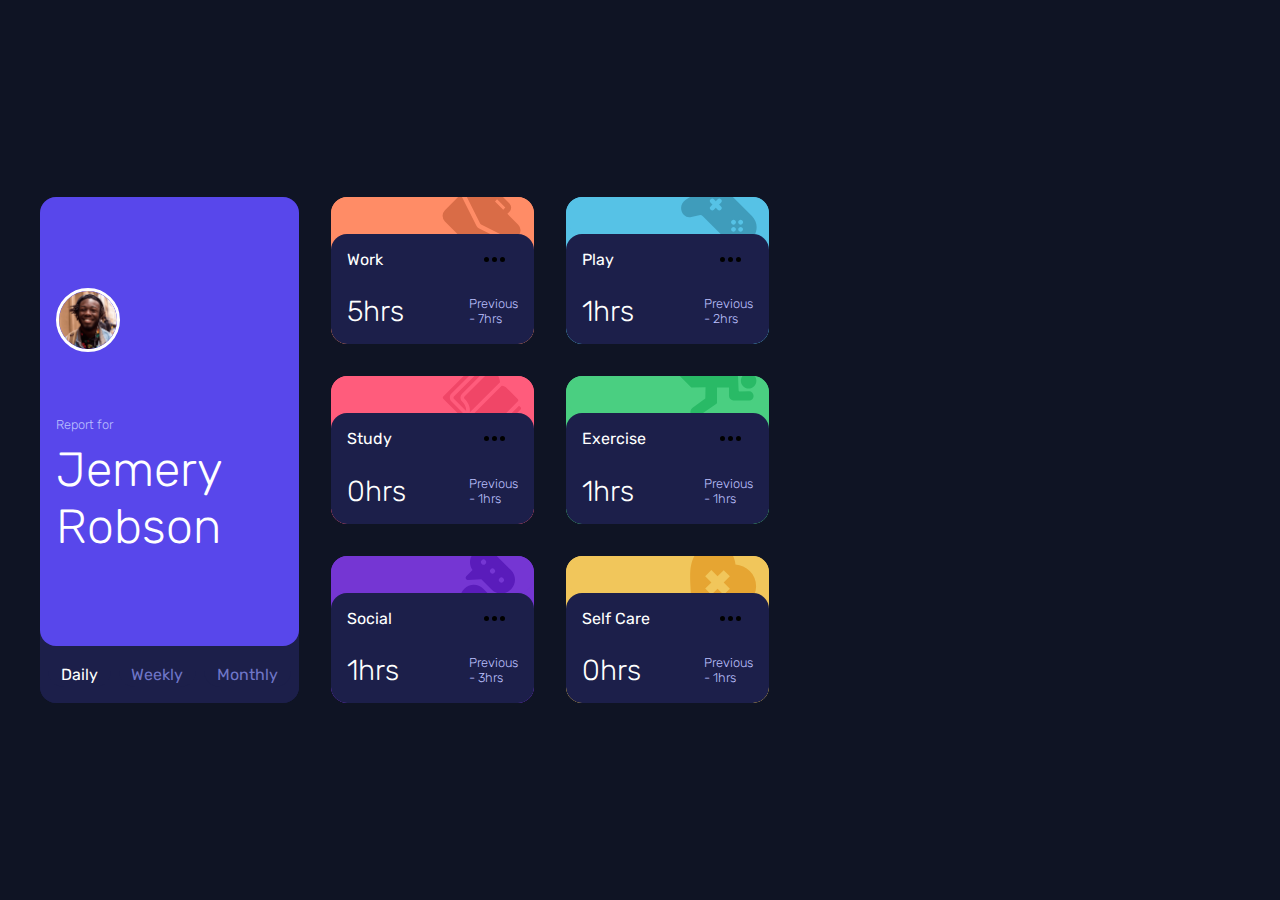
<file: index.html>
<!DOCTYPE html>
<html lang="en">
<head>
  <meta charset="UTF-8">
  <meta name="viewport" content="width=device-width, initial-scale=1.0"> <!-- displays site properly based on user's device -->

  <link rel="icon" type="image/png" sizes="32x32" href="./images/favicon-32x32.png">
  
  <title>Frontend Mentor | Time tracking dashboard</title>
  <link rel="preconnect" href="https://fonts.googleapis.com">
<link rel="preconnect" href="https://fonts.gstatic.com" crossorigin>
<link href="https://fonts.googleapis.com/css2?family=Rubik:ital,wght@0,300;0,400;0,500;1,300;1,400;1,500&display=swap" rel="stylesheet">
<link rel="stylesheet" href="style.css">




 
</head>
<body>


  <div class="container">
    <div class="card card--avatar">
      <div class="card--avatar-top card--lg">
        <img class="avatar" src="./images/image-jeremy.png" alt="Jeremy">
        <h1>
          <span>Report for</span><br>
          Jemery Robson
        </h1>
      </div>
      <div class="card--avatar-bottom card--sm">
        <button
        role="tab"
        aria-selected="true"
        aria-controls="panel-daliy"
        id="tab-daily"
         class="btn active">
          Daily
        </button>

        <button
        role="tab"
        aria-selected="false"
        aria-controls="panel-weekly"
        id="tab-weekly" class="btn">
         Weekly
        </button>

        <button
        role="tab"
        aria-selected="false"
        aria-control="panel-monthly"
        id="tab-monthly"
         class="btn">
        Monthly
      </button> 
    </div>
  </div>
  

  
<!--DAILY-->

  <div id="panel-container" class="container--timecard">
    <!--work-->
    <div class="container--timecard" role="tabpanel" aria-labelledby="tap-daliy" id="panel-daliy" aria-hidden="false">
    <div class="card timecard timecard-work">
      <div class="card--sm timecard--top">
        <img class="icon" src="./images/icon-work.svg" aria-hidden="true">
      </div>
      <div class="timecard--bottom card--lg">
      <div class="timecard--title">
        <h2>
        Work  
        </h2>
        <button class="btn"
        aria-label="interactive button">
          <svg
          aria-hidden="true" width="21" height="5" xmlns="http://www.w3.org/2000/svg"><path d="M2.5 0a2.5 2.5 0 1 1 0 5 2.5 2.5 0 0 1 0-5Zm8 0a2.5 2.5 0 1 1 0 5 2.5 2.5 0 0 1 0-5Zm8 0a2.5 2.5 0 1 1 0 5 2.5 2.5 0 0 1 0-5Z" fill="#currentColor" fill-rule="evenodd"/></svg>
        </button>
      </div>
      <div class="timecard--amt">
        <p class="current">
          5hrs
        </p>
        <p class="previous">
          Previous - 7hrs
        </p>
    </div>
    </div>
    </div>
    
  
  
  
  
  
  
<!--play-->

    <div class="card timecard timecard-play">
      <div class="card--sm timecard--top">
        <img class="icon" src="./images/icon-play.svg" aria-hidden="true">
      </div>
      <div class="timecard--bottom card--lg">
      <div class="timecard--title">
        <h2>
        Play 
        </h2>
        <button class="btn"
        aria-label="interactive button">
          <svg
          aria-hidden="true" width="21" height="5" xmlns="http://www.w3.org/2000/svg"><path d="M2.5 0a2.5 2.5 0 1 1 0 5 2.5 2.5 0 0 1 0-5Zm8 0a2.5 2.5 0 1 1 0 5 2.5 2.5 0 0 1 0-5Zm8 0a2.5 2.5 0 1 1 0 5 2.5 2.5 0 0 1 0-5Z" fill="#currentColor" fill-rule="evenodd"/></svg>
        </button>
      </div>
      <div class="timecard--amt">
        <p class="current">
          1hrs
        </p>
        <p class="previous">
          Previous - 2hrs
        </p>
    </div>
  </div>
  </div>
  
  

<!--study-->

    <div class="card timecard timecard-study">
      <div class="card--sm timecard--top">
        <img class="icon" src="./images/icon-study.svg" aria-hidden="true">
      </div>
      <div class="timecard--bottom card--lg">
      <div class="timecard--title">
        <h2>
        Study  
        </h2>
        <button class="btn"
        aria-label="interactive button">
          <svg
          aria-hidden="true" width="21" height="5" xmlns="http://www.w3.org/2000/svg"><path d="M2.5 0a2.5 2.5 0 1 1 0 5 2.5 2.5 0 0 1 0-5Zm8 0a2.5 2.5 0 1 1 0 5 2.5 2.5 0 0 1 0-5Zm8 0a2.5 2.5 0 1 1 0 5 2.5 2.5 0 0 1 0-5Z" fill="#currentColor" fill-rule="evenodd"/></svg>
        </button>
      </div>
      <div class="timecard--amt">
        <p class="current">
          0hrs
        </p>
        <p class="previous">
          Previous - 1hrs
        </p>
    </div>
  </div>
  </div>
  

<!--exercise-->

    <div class="card timecard timecard-exercise">
      <div class="card--sm timecard--top">
        <img class="icon" src="./images/icon-exercise.svg" aria-hidden="true">
      </div>
      <div class="timecard--bottom card--lg">
      <div class="timecard--title">
        <h2>
        Exercise  
        </h2>
        <button class="btn"
        aria-label="interactive button">
          <svg
          aria-hidden="true" width="21" height="5" xmlns="http://www.w3.org/2000/svg"><path d="M2.5 0a2.5 2.5 0 1 1 0 5 2.5 2.5 0 0 1 0-5Zm8 0a2.5 2.5 0 1 1 0 5 2.5 2.5 0 0 1 0-5Zm8 0a2.5 2.5 0 1 1 0 5 2.5 2.5 0 0 1 0-5Z" fill="#currentColor" fill-rule="evenodd"/></svg>
        </button>
      </div>
      <div class="timecard--amt">
        <p class="current">
          1hrs
        </p>
        <p class="previous">
          Previous - 1hrs
        </p>
    </div>
  </div>
 </div>

<!--social-->

  <div class="card timecard timecard-social">
    <div class="card--sm timecard--top">
      <img class="icon" src="./images/icon-social.svg" aria-hidden="true">
    </div>
    <div class="timecard--bottom card--lg">
    <div class="timecard--title">
      <h2>
      Social  
      </h2>
      <button class="btn"
      aria-label="interactive button">
        <svg
        aria-hidden="true" width="21" height="5" xmlns="http://www.w3.org/2000/svg"><path d="M2.5 0a2.5 2.5 0 1 1 0 5 2.5 2.5 0 0 1 0-5Zm8 0a2.5 2.5 0 1 1 0 5 2.5 2.5 0 0 1 0-5Zm8 0a2.5 2.5 0 1 1 0 5 2.5 2.5 0 0 1 0-5Z" fill="#currentColor" fill-rule="evenodd"/></svg>
      </button>
    </div>
    <div class="timecard--amt">
      <p class="current">
        1hrs
      </p>
      <p class="previous">
        Previous - 3hrs
      </p>
  </div>
</div>
</div>
 
 
<!--selfcare-->

    <div class="card timecard timecard-selfcare">
      <div class="card--sm timecard--top">
        <img class="icon" src="./images/icon-self-care.svg" aria-hidden="true">
      </div>
      <div class="timecard--bottom card--lg">
      <div class="timecard--title">
        <h2>
        Self Care
        </h2>
        <button class="btn"
        aria-label="interactive button">
          <svg
          aria-hidden="true" width="21" height="5" xmlns="http://www.w3.org/2000/svg"><path d="M2.5 0a2.5 2.5 0 1 1 0 5 2.5 2.5 0 0 1 0-5Zm8 0a2.5 2.5 0 1 1 0 5 2.5 2.5 0 0 1 0-5Zm8 0a2.5 2.5 0 1 1 0 5 2.5 2.5 0 0 1 0-5Z" fill="#currentColor" fill-rule="evenodd"/></svg>
        </button>
      </div>
      <div class="timecard--amt">
        <p class="current">
          0hrs
        </p>
        <p class="previous">
          Previous - 1hrs
        </p>
    </div>
  </div>
  </div>
  </div>
  </div>
  </div>
  
  <!--WEEKLY-->
  <div class="container--timecard" role="tabpanel" aria-labelledby="tap-daliy" id="panel-weekly" aria-hidden="true">
    <div class="card timecard timecard-work">
      <div class="card--sm timecard--top">
        <img class="icon" src="./images/icon-work.svg" aria-hidden="true">
      </div>
      <div class="timecard--bottom card--lg">
      <div class="timecard--title">
        <h2>
        Work  
        </h2>
        <button class="btn"
        aria-label="interactive button">
          <svg
          aria-hidden="true" width="21" height="5" xmlns="http://www.w3.org/2000/svg"><path d="M2.5 0a2.5 2.5 0 1 1 0 5 2.5 2.5 0 0 1 0-5Zm8 0a2.5 2.5 0 1 1 0 5 2.5 2.5 0 0 1 0-5Zm8 0a2.5 2.5 0 1 1 0 5 2.5 2.5 0 0 1 0-5Z" fill="#currentColor" fill-rule="evenodd"/></svg>
        </button>
      </div>
      <div class="timecard--amt">
        <p class="current">
         32hrs
          
        </p>
        <p class="previous">
          Previous - 36hrs
        </p>
    </div>
    </div>
    </div>
    
  
  
  
  
  
  
<!--play-->

    <div class="card timecard timecard-play">
      <div class="card--sm timecard--top">
        <img class="icon" src="./images/icon-play.svg" aria-hidden="true">
      </div>
      <div class="timecard--bottom card--lg">
      <div class="timecard--title">
        <h2>
        Play 
        </h2>
        <button class="btn"
        aria-label="interactive button">
          <svg
          aria-hidden="true" width="21" height="5" xmlns="http://www.w3.org/2000/svg"><path d="M2.5 0a2.5 2.5 0 1 1 0 5 2.5 2.5 0 0 1 0-5Zm8 0a2.5 2.5 0 1 1 0 5 2.5 2.5 0 0 1 0-5Zm8 0a2.5 2.5 0 1 1 0 5 2.5 2.5 0 0 1 0-5Z" fill="#currentColor" fill-rule="evenodd"/></svg>
        </button>
      </div>
      <div class="timecard--amt">
        <p class="current">
          10hrs
        </p>
        <p class="previous">
          Previous - 8hrs
        </p>
    </div>
  </div>
  </div>
  
  

<!--study-->

    <div class="card timecard timecard-study">
      <div class="card--sm timecard--top">
        <img class="icon" src="./images/icon-study.svg" aria-hidden="true">
      </div>
      <div class="timecard--bottom card--lg">
      <div class="timecard--title">
        <h2>
        Study  
        </h2>
        <button class="btn"
        aria-label="interactive button">
          <svg
          aria-hidden="true" width="21" height="5" xmlns="http://www.w3.org/2000/svg"><path d="M2.5 0a2.5 2.5 0 1 1 0 5 2.5 2.5 0 0 1 0-5Zm8 0a2.5 2.5 0 1 1 0 5 2.5 2.5 0 0 1 0-5Zm8 0a2.5 2.5 0 1 1 0 5 2.5 2.5 0 0 1 0-5Z" fill="#currentColor" fill-rule="evenodd"/></svg>
        </button>
      </div>
      <div class="timecard--amt">
        <p class="current">
          4hrs
        </p>
        <p class="previous">
          Previous - 7hrs
        </p>
    </div>
  </div>
  </div>
  

<!--exercise-->

    <div class="card timecard timecard-exercise">
      <div class="card--sm timecard--top">
        <img class="icon" src="./images/icon-exercise.svg" aria-hidden="true">
      </div>
      <div class="timecard--bottom card--lg">
      <div class="timecard--title">
        <h2>
        Exercise  
        </h2>
        <button class="btn"
        aria-label="interactive button">
          <svg
          aria-hidden="true" width="21" height="5" xmlns="http://www.w3.org/2000/svg"><path d="M2.5 0a2.5 2.5 0 1 1 0 5 2.5 2.5 0 0 1 0-5Zm8 0a2.5 2.5 0 1 1 0 5 2.5 2.5 0 0 1 0-5Zm8 0a2.5 2.5 0 1 1 0 5 2.5 2.5 0 0 1 0-5Z" fill="#currentColor" fill-rule="evenodd"/></svg>
        </button>
      </div>
      <div class="timecard--amt">
        <p class="current">
          4hrs
        </p>
        <p class="previous">
          Previous - 5hrs
        </p>
    </div>
  </div>
 </div>

<!--social-->

  <div class="card timecard timecard-social">
    <div class="card--sm timecard--top">
      <img class="icon" src="./images/icon-social.svg" aria-hidden="true">
    </div>
    <div class="timecard--bottom card--lg">
    <div class="timecard--title">
      <h2>
      Social  
      </h2>
      <button class="btn"
      aria-label="interactive button">
        <svg
        aria-hidden="true" width="21" height="5" xmlns="http://www.w3.org/2000/svg"><path d="M2.5 0a2.5 2.5 0 1 1 0 5 2.5 2.5 0 0 1 0-5Zm8 0a2.5 2.5 0 1 1 0 5 2.5 2.5 0 0 1 0-5Zm8 0a2.5 2.5 0 1 1 0 5 2.5 2.5 0 0 1 0-5Z" fill="#currentColor" fill-rule="evenodd"/></svg>
      </button>
    </div>
    <div class="timecard--amt">
      <p class="current">
        5hrs
      </p>
      <p class="previous">
        Previous - 10hrs
      </p>
  </div>
</div>
</div>
 
 
<!--selfcare-->

    <div class="card timecard timecard-selfcare">
      <div class="card--sm timecard--top">
        <img class="icon" src="./images/icon-self-care.svg" aria-hidden="true">
      </div>
      <div class="timecard--bottom card--lg">
      <div class="timecard--title">
        <h2>
        Self Care
        </h2>
        <button class="btn"
        aria-label="interactive button">
          <svg
          aria-hidden="true" width="21" height="5" xmlns="http://www.w3.org/2000/svg"><path d="M2.5 0a2.5 2.5 0 1 1 0 5 2.5 2.5 0 0 1 0-5Zm8 0a2.5 2.5 0 1 1 0 5 2.5 2.5 0 0 1 0-5Zm8 0a2.5 2.5 0 1 1 0 5 2.5 2.5 0 0 1 0-5Z" fill="#currentColor" fill-rule="evenodd"/></svg>
        </button>
      </div>
      <div class="timecard--amt">
        <p class="current">
          2hrs
        </p>
        <p class="previous">
          Previous - 2hrs
        </p>
    </div>
  </div>
  </div>
  </div>
  </div>
  </div>    

  <!--MONTHLY-->

  <div class="container--timecard" role="tabpanel" aria-labelledby="tap-daliy" id="panel-monthly" aria-hidden="true">
    <div class="card timecard timecard-work">
      <div class="card--sm timecard--top">
        <img class="icon" src="./images/icon-work.svg" aria-hidden="true">
      </div>
      <div class="timecard--bottom card--lg">
      <div class="timecard--title">
        <h2>
        Work  
        </h2>
        <button class="btn"
        aria-label="interactive button">
          <svg
          aria-hidden="true" width="21" height="5" xmlns="http://www.w3.org/2000/svg"><path d="M2.5 0a2.5 2.5 0 1 1 0 5 2.5 2.5 0 0 1 0-5Zm8 0a2.5 2.5 0 1 1 0 5 2.5 2.5 0 0 1 0-5Zm8 0a2.5 2.5 0 1 1 0 5 2.5 2.5 0 0 1 0-5Z" fill="#currentColor" fill-rule="evenodd"/></svg>
        </button>
      </div>
      <div class="timecard--amt">
        <p class="current">
        103hrs
          
        </p>
        <p class="previous">
          Previous - 128hrs
        </p>
    </div>
    </div>
    </div>
    
  
  
  
  
  
  
<!--play-->

    <div class="card timecard timecard-play">
      <div class="card--sm timecard--top">
        <img class="icon" src="./images/icon-play.svg" aria-hidden="true">
      </div>
      <div class="timecard--bottom card--lg">
      <div class="timecard--title">
        <h2>
        Play 
        </h2>
        <button class="btn"
        aria-label="interactive button">
          <svg
          aria-hidden="true" width="21" height="5" xmlns="http://www.w3.org/2000/svg"><path d="M2.5 0a2.5 2.5 0 1 1 0 5 2.5 2.5 0 0 1 0-5Zm8 0a2.5 2.5 0 1 1 0 5 2.5 2.5 0 0 1 0-5Zm8 0a2.5 2.5 0 1 1 0 5 2.5 2.5 0 0 1 0-5Z" fill="#currentColor" fill-rule="evenodd"/></svg>
        </button>
      </div>
      <div class="timecard--amt">
        <p class="current">
          23hrs
        </p>
        <p class="previous">
          Previous - 29hrs
        </p>
    </div>
  </div>
  </div>
  
  

<!--study-->

    <div class="card timecard timecard-study">
      <div class="card--sm timecard--top">
        <img class="icon" src="./images/icon-study.svg" aria-hidden="true">
      </div>
      <div class="timecard--bottom card--lg">
      <div class="timecard--title">
        <h2>
        Study  
        </h2>
        <button class="btn"
        aria-label="interactive button">
          <svg
          aria-hidden="true" width="21" height="5" xmlns="http://www.w3.org/2000/svg"><path d="M2.5 0a2.5 2.5 0 1 1 0 5 2.5 2.5 0 0 1 0-5Zm8 0a2.5 2.5 0 1 1 0 5 2.5 2.5 0 0 1 0-5Zm8 0a2.5 2.5 0 1 1 0 5 2.5 2.5 0 0 1 0-5Z" fill="#currentColor" fill-rule="evenodd"/></svg>
        </button>
      </div>
      <div class="timecard--amt">
        <p class="current">
          13hrs
        </p>
        <p class="previous">
          Previous - 19hrs
        </p>
    </div>
  </div>
  </div>
  

<!--exercise-->

    <div class="card timecard timecard-exercise">
      <div class="card--sm timecard--top">
        <img class="icon" src="./images/icon-exercise.svg" aria-hidden="true">
      </div>
      <div class="timecard--bottom card--lg">
      <div class="timecard--title">
        <h2>
        Exercise  
        </h2>
        <button class="btn"
        aria-label="interactive button">
          <svg
          aria-hidden="true" width="21" height="5" xmlns="http://www.w3.org/2000/svg"><path d="M2.5 0a2.5 2.5 0 1 1 0 5 2.5 2.5 0 0 1 0-5Zm8 0a2.5 2.5 0 1 1 0 5 2.5 2.5 0 0 1 0-5Zm8 0a2.5 2.5 0 1 1 0 5 2.5 2.5 0 0 1 0-5Z" fill="#currentColor" fill-rule="evenodd"/></svg>
        </button>
      </div>
      <div class="timecard--amt">
        <p class="current">
          11hrs
        </p>
        <p class="previous">
          Previous - 18hrs
        </p>
    </div>
  </div>
 </div>

<!--social-->

  <div class="card timecard timecard-social">
    <div class="card--sm timecard--top">
      <img class="icon" src="./images/icon-social.svg" aria-hidden="true">
    </div>
    <div class="timecard--bottom card--lg">
    <div class="timecard--title">
      <h2>
      Social  
      </h2>
      <button class="btn"
      aria-label="interactive button">
        <svg
        aria-hidden="true" width="21" height="5" xmlns="http://www.w3.org/2000/svg"><path d="M2.5 0a2.5 2.5 0 1 1 0 5 2.5 2.5 0 0 1 0-5Zm8 0a2.5 2.5 0 1 1 0 5 2.5 2.5 0 0 1 0-5Zm8 0a2.5 2.5 0 1 1 0 5 2.5 2.5 0 0 1 0-5Z" fill="#currentColor" fill-rule="evenodd"/></svg>
      </button>
    </div>
    <div class="timecard--amt">
      <p class="current">
        21hrs
      </p>
      <p class="previous">
        Previous - 23hrs
      </p>
  </div>
</div>
</div>
 
 
<!--selfcare-->

    <div class="card timecard timecard-selfcare">
      <div class="card--sm timecard--top">
        <img class="icon" src="./images/icon-self-care.svg" aria-hidden="true">
      </div>
      <div class="timecard--bottom card--lg">
      <div class="timecard--title">
        <h2>
        Self Care
        </h2>
        <button class="btn"
        aria-label="interactive button">
          <svg
          aria-hidden="true" width="21" height="5" xmlns="http://www.w3.org/2000/svg"><path d="M2.5 0a2.5 2.5 0 1 1 0 5 2.5 2.5 0 0 1 0-5Zm8 0a2.5 2.5 0 1 1 0 5 2.5 2.5 0 0 1 0-5Zm8 0a2.5 2.5 0 1 1 0 5 2.5 2.5 0 0 1 0-5Z" fill="#currentColor" fill-rule="evenodd"/></svg>
        </button>
      </div>
      <div class="timecard--amt">
        <p class="current">
          7hrs
        </p>
        <p class="previous">
          Previous - 11hrs
        </p>
    </div>
  </div>
  </div>
  </div>
  </div>
  </div>     




<script src="./app.js" type="module"></script>
</body>
</html>

<!-- Source Frontend Mentor: https://www.frontendmentor.io -->
</file>
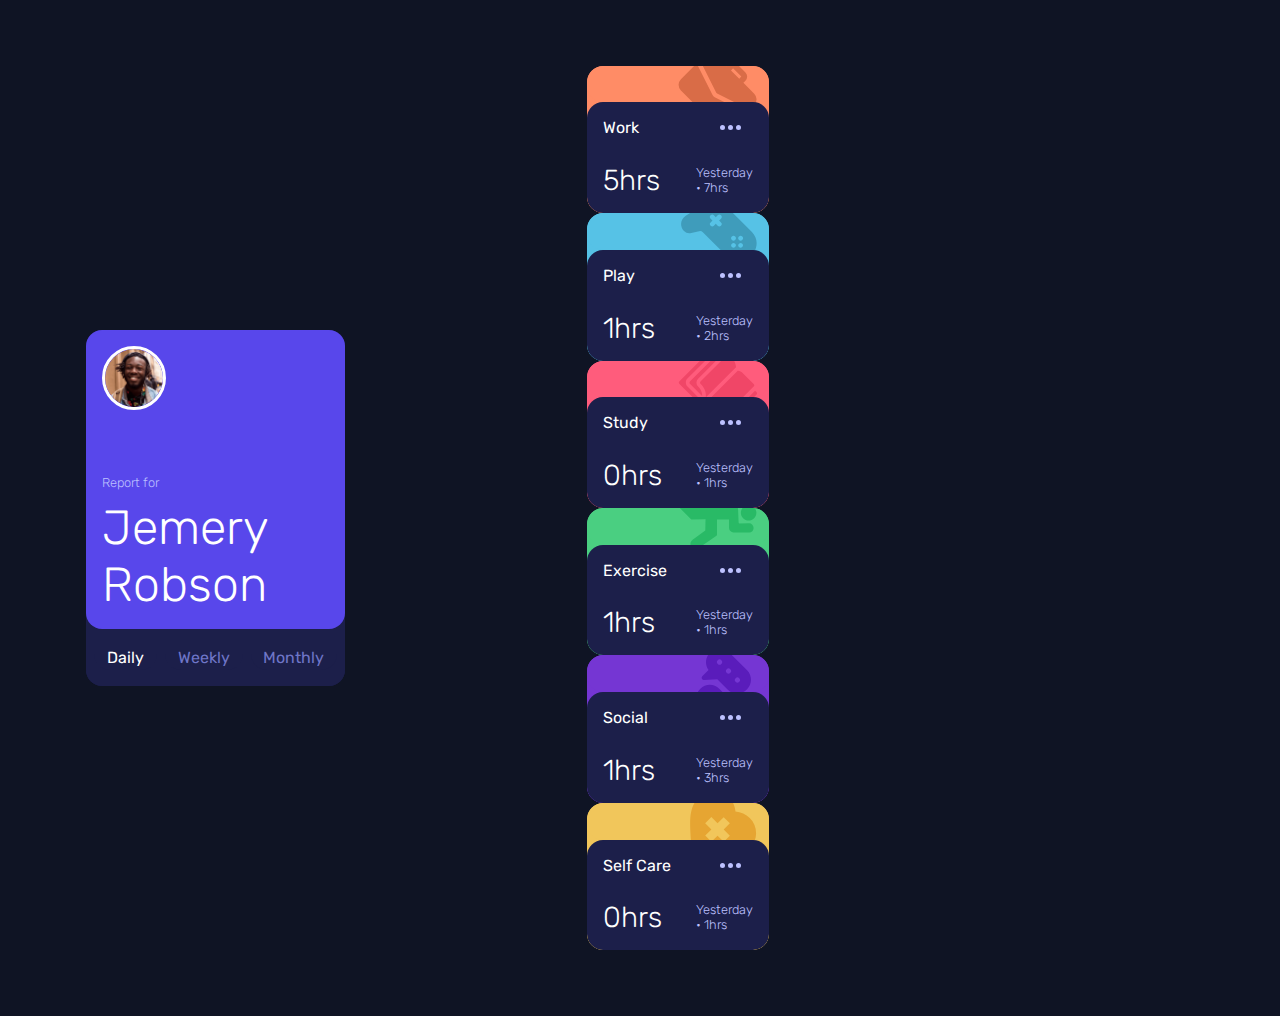
<file: time-tracking-dashboard-main/index.html>
<!DOCTYPE html>
<html lang="en">
<head>
  <meta charset="UTF-8">
  <meta name="viewport" content="width=device-width, initial-scale=1.0"> <!-- displays site properly based on user's device -->

  <link rel="icon" type="image/png" sizes="32x32" href="./images/favicon-32x32.png">
  
  <title>Frontend Mentor | Time tracking dashboard</title>
  <link rel="preconnect" href="https://fonts.googleapis.com">
<link rel="preconnect" href="https://fonts.gstatic.com" crossorigin>
<link href="https://fonts.googleapis.com/css2?family=Rubik:ital,wght@0,300;0,400;0,500;1,300;1,400;1,500&display=swap" rel="stylesheet">
<link rel="stylesheet" href="style.css">




 
</head>
<body>


  <div class="container">
    <div class="card card--avatar">
      <div class="card--avatar-top card--lg">
        <img class="avatar" src="./images/image-jeremy.png" alt="Jeremy">
        <h1>
          <span>Report for</span><br>
          Jemery Robson
        </h1>
      </div>
      <div class="card--avatar-bottom card--sm">
        <button
        role="tab"
        aria-selected="true"
        aria-controls="panel-daliy"
        id="tab-daily"
         class="btn active">
          Daily
        </button>

        <button
        role="tab"
        aria-selected="false"
        aria-controls="panel-weekly"
        id="tab-weekly" class="btn">
         Weekly
        </button>

        <button
        role="tab"
        aria-selected="false"
        aria-control="panel-monthly"
        id="tab-monthly"
         class="btn">
        Monthly
      </button> 
    </div>
  </div>
  

  

  <div id="panel-container" class="container--timecard">
    <!--work-->
    <div class="container--timecard" role="tabpanel" aria-labelledby="tap-daliy" id="panel-daliy" aria-hidden="false">
    <div class="card timecard timecard-work">
      <div class="card--sm timecard--top">
        <img class="icon" src="./images/icon-work.svg" aria-hidden="true">
      </div>
      <div class="timecard--bottom card--lg">
      <div class="timecard--title">
        <h2>
        Work  
        </h2>
        <button class="btn"
        aria-label="interactive button">
          <svg
          aria-hidden="true" width="21" height="5" xmlns="http://www.w3.org/2000/svg"><path d="M2.5 0a2.5 2.5 0 1 1 0 5 2.5 2.5 0 0 1 0-5Zm8 0a2.5 2.5 0 1 1 0 5 2.5 2.5 0 0 1 0-5Zm8 0a2.5 2.5 0 1 1 0 5 2.5 2.5 0 0 1 0-5Z" fill="#currentColor" fill-rule="evenodd"/></svg>
        </button>
      </div>
      <div class="timecard--amt">
        <p class="current">
          5hrs
        </p>
        <p class="previous">
          Previous - 7hrs
        </p>
    </div>
    </div>
    </div>
    
  
  
  
  
  
  
<!--play-->

    <div class="card timecard timecard-play">
      <div class="card--sm timecard--top">
        <img class="icon" src="./images/icon-play.svg" aria-hidden="true">
      </div>
      <div class="timecard--bottom card--lg">
      <div class="timecard--title">
        <h2>
        Play 
        </h2>
        <button class="btn"
        aria-label="interactive button">
          <svg
          aria-hidden="true" width="21" height="5" xmlns="http://www.w3.org/2000/svg"><path d="M2.5 0a2.5 2.5 0 1 1 0 5 2.5 2.5 0 0 1 0-5Zm8 0a2.5 2.5 0 1 1 0 5 2.5 2.5 0 0 1 0-5Zm8 0a2.5 2.5 0 1 1 0 5 2.5 2.5 0 0 1 0-5Z" fill="#currentColor" fill-rule="evenodd"/></svg>
        </button>
      </div>
      <div class="timecard--amt">
        <p class="current">
          1hrs
        </p>
        <p class="previous">
          Previous - 2hrs
        </p>
    </div>
  </div>
  </div>
  
  

<!--study-->

    <div class="card timecard timecard-study">
      <div class="card--sm timecard--top">
        <img class="icon" src="./images/icon-study.svg" aria-hidden="true">
      </div>
      <div class="timecard--bottom card--lg">
      <div class="timecard--title">
        <h2>
        Study  
        </h2>
        <button class="btn"
        aria-label="interactive button">
          <svg
          aria-hidden="true" width="21" height="5" xmlns="http://www.w3.org/2000/svg"><path d="M2.5 0a2.5 2.5 0 1 1 0 5 2.5 2.5 0 0 1 0-5Zm8 0a2.5 2.5 0 1 1 0 5 2.5 2.5 0 0 1 0-5Zm8 0a2.5 2.5 0 1 1 0 5 2.5 2.5 0 0 1 0-5Z" fill="#currentColor" fill-rule="evenodd"/></svg>
        </button>
      </div>
      <div class="timecard--amt">
        <p class="current">
          0hrs
        </p>
        <p class="previous">
          Previous - 1hrs
        </p>
    </div>
  </div>
  </div>
  

<!--exercise-->

    <div class="card timecard timecard-exercise">
      <div class="card--sm timecard--top">
        <img class="icon" src="./images/icon-exercise.svg" aria-hidden="true">
      </div>
      <div class="timecard--bottom card--lg">
      <div class="timecard--title">
        <h2>
        Exercise  
        </h2>
        <button class="btn"
        aria-label="interactive button">
          <svg
          aria-hidden="true" width="21" height="5" xmlns="http://www.w3.org/2000/svg"><path d="M2.5 0a2.5 2.5 0 1 1 0 5 2.5 2.5 0 0 1 0-5Zm8 0a2.5 2.5 0 1 1 0 5 2.5 2.5 0 0 1 0-5Zm8 0a2.5 2.5 0 1 1 0 5 2.5 2.5 0 0 1 0-5Z" fill="#currentColor" fill-rule="evenodd"/></svg>
        </button>
      </div>
      <div class="timecard--amt">
        <p class="current">
          1hrs
        </p>
        <p class="previous">
          Previous - 1hrs
        </p>
    </div>
  </div>
 </div>

<!--social-->

  <div class="card timecard timecard-social">
    <div class="card--sm timecard--top">
      <img class="icon" src="./images/icon-social.svg" aria-hidden="true">
    </div>
    <div class="timecard--bottom card--lg">
    <div class="timecard--title">
      <h2>
      Social  
      </h2>
      <button class="btn"
      aria-label="interactive button">
        <svg
        aria-hidden="true" width="21" height="5" xmlns="http://www.w3.org/2000/svg"><path d="M2.5 0a2.5 2.5 0 1 1 0 5 2.5 2.5 0 0 1 0-5Zm8 0a2.5 2.5 0 1 1 0 5 2.5 2.5 0 0 1 0-5Zm8 0a2.5 2.5 0 1 1 0 5 2.5 2.5 0 0 1 0-5Z" fill="#currentColor" fill-rule="evenodd"/></svg>
      </button>
    </div>
    <div class="timecard--amt">
      <p class="current">
        1hrs
      </p>
      <p class="previous">
        Previous - 3hrs
      </p>
  </div>
</div>
</div>
 
 
<!--selfcare-->

    <div class="card timecard timecard-selfcare">
      <div class="card--sm timecard--top">
        <img class="icon" src="./images/icon-self-care.svg" aria-hidden="true">
      </div>
      <div class="timecard--bottom card--lg">
      <div class="timecard--title">
        <h2>
        Self Care
        </h2>
        <button class="btn"
        aria-label="interactive button">
          <svg
          aria-hidden="true" width="21" height="5" xmlns="http://www.w3.org/2000/svg"><path d="M2.5 0a2.5 2.5 0 1 1 0 5 2.5 2.5 0 0 1 0-5Zm8 0a2.5 2.5 0 1 1 0 5 2.5 2.5 0 0 1 0-5Zm8 0a2.5 2.5 0 1 1 0 5 2.5 2.5 0 0 1 0-5Z" fill="#currentColor" fill-rule="evenodd"/></svg>
        </button>
      </div>
      <div class="timecard--amt">
        <p class="current">
          0hrs
        </p>
        <p class="previous">
          Previous - 1hrs
        </p>
    </div>
  </div>
  </div>
  </div>
  </div>
  </div>    




<script src="./app.js"  type="module"></script>
</body>
</html>

<!-- Source Frontend Mentor: https://www.frontendmentor.io -->
</file>
<file: style.css>
*, * ::before {
    box-sizing: border-box;
    margin: 0;
    padding: 0;
}

:root {
    --neutral-1: hsl(226, 43%, 10%);
    --neutral-2:hsl(235, 46%, 20%);
    --neutral-3: hsl(235, 45%, 61%);
    --neutral-4: hsl(236, 100%, 87%);

    --avatar:hsl(246, 80%, 60%);

    --orange:hsl(15, 100%, 70%);
    --cyan:hsl(195, 74%, 62%);
    --red:hsl(348, 100%, 68%);
    --green:hsl(145, 58%, 55%);
    --purple:hsl(264, 64%, 52%);
    --yellow:hsl(43, 84%, 65%);
    /* templating for cards */
    --bg:var(--neutral-2);
    --time: 200ms;
    --ease: ease-in-out;
    --snap: cubic-bezier(0.76, -0.12, 0.24, 1.14);
    
}

body {
    font-family: 'Rubik', sans-serif;
    background-color: var(--neutral-1);
    color: white;
    display: grid;
    grid-template-rows: 3.8rem 1;
    grid-template-columns:1fr ;
    place-items: center;
     min-height: 100vh; 
    padding: 1rem;
}

.container {
  display: flex;
  flex-direction: column;
  flex-wrap: wrap;
  gap: clamp(1rem, 3vw, 2rem);
   
    
}





.container--timecard {
    display: grid;
    /* flex-direction: column;
    flex-wrap: wrap;  */
    gap: clamp(1rem, 3vw, 2rem);
     
      
}

.timecard {
    display: grid;
    grid-template-rows: 1fr 3fr;
   
    overflow: hidden;
}

.card{
    background-color: var(--bg);
    border-radius: 1rem;
}

.card >div{
    background-color: var(--bg);
    
}

.card--avatar  {
    display: flex;
    flex-direction: column;
    justify-content: space-between;
    flex: 1 1 10%;

}

/* .card--avatar{
    display: flex;
    flex-direction: column;
    justify-content: space-between;
    flex: 1 1 10%;
} */

.card--avatar-top {
    --bg: var(--avatar);
    /* border-radius: 1rem; */
    flex: 1 1 80%;
    display: flex;
    gap: 1rem;
    align-items: center;
    

}

.avatar {
    width: clamp(4rem, 4vw, 7.5rem);
    border: .2rem solid white;
    border-radius: 100vw;
    aspect-ratio: 1/1;
    object-fit: cover;
    flex: 0 1 20%;
}

h1{
   flex: 1 1 50%;
   font-size: 1.2rem;
   font-weight: 300;
   --txt: var(var(--neutral-2))

}

h1>span {
    font-size: .8rem;
    color: var(--neutral-4);

}

/*.container--timecard {
    display: flex;
    flex-direction: column;
    flex-wrap: wrap;
    gap: clamp(1rem, 3vw, 2rem);
     
      
  }*/




.card--lg {
    border-radius: 1rem;
    padding: 1rem;
}

.timecard .card--lg {
    --bg: var(--neutral-2)
}

.card--sm {
    border-bottom-left-radius: 1rem;
    border-bottom-right-radius: 1rem;
    padding: 1rem .5rem;    
}

.card--avatar .card--sm {
    border-bottom-left-radius: 1rem;
    border-bottom-right-radius: 1rem;
    /* padding: 1rem .5rem;     */
}

.card--avatar-bottom {
    --bg:var(--neutral-2); 
    display: flex;
    justify-content: center;
    align-content: center;
    gap: .5rem;
    
}
/* timecard */

.container--timecard {
    display: grid;
    /* display: flex;
    flex-direction: column;
    flex-wrap: wrap; */
    gap: clamp(1rem, 3vw, 2rem);
     
      
  }


.timecard.card--lg {
    border-radius: 1rem;
    padding: 1rem;
    --bg: var(--neutral-2)
}

.timecard .card--sm {
    border-top-left-radius: 1rem;
    border-top-right-radius: 1rem;
    position: relative;
   
} 





.timecard .card--sm {
    border-top-left-radius: 1rem;
    border-top-right-radius: 1rem;
}

.timecard-top {
    position: relative;
    
   
}

.icon {
    position: absolute;
    top: -.8rem;
    right: .8rem;
}

.timecard--bottom {
    align-self: end;
    position: relative;
    display: grid;
    gap: clamp(.5rem, 2vw, 2rem);

}

.timecard--title{
    display: flex;
    justify-content: space-between;
    align-items: center;
     
}

.timecard--amt {
    display: flex;
    justify-content: space-between;
    align-items: center;
}

.current {
    font-size: 1.8rem;
    font-weight: 300;
}

.previous {
    font-size: .8rem;
    font-weight: 300;
    color: var(--neutral-4);
    flex: 0 1 0%;
}

h2 {
    font-size: 1rem;
    font-weight: 400;
}

.timecard--title .btn {
    flex: 0 1 0%;
}

.timecard-work {
    --bg:var(--orange);

}
.timecard-play {
    --bg:var(--cyan);

}
.timecard-study {
    --bg:var(--red);

}
.timecard-exercise {
    --bg:var(--green);

}
.timecard-social {
    --bg:var(--purple);

}
.timecard-selfcare {
    --bg:var(--yellow);

}



/* .btn { */
    /* font: inherit; */
    /* background: none; */
    /* border: none; */
    /* color: var(--neutral-3); */
    /* flex: 1 1 100%; */
    /* border-radius: .5rem; */
    /* padding: .2rem .8rem; */
    /* border-radius: 0 0 1rem 1rem; */
 /* }  */

.timecard .btn {
    color: var(--neutral-4)
}
.btn {
    font: inherit;
    background: inherit;
    border: none;
    color: var(--neutral-3);
    flex: 1 1 100%;
    border-radius: .5rem;
    padding: .2rem .8rem;
    border-radius: 0 0 1rem 1rem;
    cursor: pointer;
    display: grid;
    box-shadow: 
       0 0 0 -.5rem var(--bg),
       0 0 0 -.5rem var(--avatar);
    transition:
      box-shadow var(--time) var(--snap),
      color var(--time) var(--ease);

}

.btn:focus {
    outline: none;

}
.btn:focus-within {
  box-shadow: 
     0 0 .1rem var(--bg),
     0 0 .4rem var(--avatar);
}

.btn:where([aria-selected="true"], :hover, :focus-within) {
    color: white;

}
[role="tabpanel"][aria-hidden="true"] {
    display: none;
}

@media screen and (min-width: 680px) {
     .container{

        flex-direction: row;
        flex-wrap: nowrap;

        width: 100%;
         max-width: 1200px;


      
    }
    .panel-container {
        flex: 1 1 80%;
    }
    .container--timecard{
        min-height: 100%;
        
        grid-template-columns: repeat(2, 1fr);   

    } 

    .card--avatar-top {
        flex-wrap: wrap;
        align-items: start;
        align-content: center;
        padding: 1rem;
        gap: 2rem;
    }


    h1 {
        flex-basis: 100%;
        font-size: 3rem;
    }

}

@media screen and (min-width: 1024px) {
       .container{
        grid-template-columns: repeat(3, 1fr);


    } 
    .container--timecard{
         flex: 1 1 80%;  
        min-height: 100%;

    }
}
</file>
<file: time-tracking-dashboard-main/style.css>
*, * ::before {
    box-sizing: border-box;
    margin: 0;
    padding: 0;
}

:root {
    --neutral-1: hsl(226, 43%, 10%);
    --neutral-2:hsl(235, 46%, 20%);
    --neutral-3: hsl(235, 45%, 61%);
    --neutral-4: hsl(236, 100%, 87%);

    --avatar:hsl(246, 80%, 60%);

    --orange:hsl(15, 100%, 70%);
    --cyan:hsl(195, 74%, 62%);
    --red:hsl(348, 100%, 68%);
    --green:hsl(145, 58%, 55%);
    --purple:hsl(264, 64%, 52%);
    --yellow:hsl(43, 84%, 65%);
    /* templating for cards */
    --bg:var(--neutral-2);
    --time: 200ms;
    --ease: ease-in-out;
    --snap: cubic-bezier(0.76, -0.12, 0.24, 1.14);
    
}

body {
    font-family: 'Rubik', sans-serif;
    background-color: var(--neutral-1);
    color: white;
    display: grid;
    grid-template-rows: 3.8rem 1;
    grid-template-columns:1fr ;
    place-items: center;
     min-height: 100vh; 
    padding: 1rem;
}

.container {
  display: flex;
  flex-direction: column;
  flex-wrap: wrap;
  gap: clamp(1rem, 3vw, 2rem);
   
    
}





.container--timecard {
    display: grid;
    /* flex-direction: column;
    flex-wrap: wrap;  */
    gap: clamp(1rem, 3vw, 2rem);
     
      
}

.timecard {
    display: grid;
    grid-template-rows: 1fr 3fr;
   
    overflow: hidden;
}

.card{
    background-color: var(--bg);
    border-radius: 1rem;
}

.card >div{
    background-color: var(--bg);
    
}

.card--avatar  {
    display: flex;
    flex-direction: column;
    justify-content: space-between;
    flex: 1 1 10%;

}

/* .card--avatar{
    display: flex;
    flex-direction: column;
    justify-content: space-between;
    flex: 1 1 10%;
} */

.card--avatar-top {
    --bg: var(--avatar);
    /* border-radius: 1rem; */
    flex: 1 1 80%;
    display: flex;
    gap: 1rem;
    align-items: center;
    

}

.avatar {
    width: clamp(4rem, 4vw, 7.5rem);
    border: .2rem solid white;
    border-radius: 100vw;
    aspect-ratio: 1/1;
    object-fit: cover;
    flex: 0 1 20%;
}

h1{
   flex: 1 1 50%;
   font-size: 1.2rem;
   font-weight: 300;
   --txt: var(var(--neutral-2))

}

h1>span {
    font-size: .8rem;
    color: var(--neutral-4);

}

/*.container--timecard {
    display: flex;
    flex-direction: column;
    flex-wrap: wrap;
    gap: clamp(1rem, 3vw, 2rem);
     
      
  }*/




.card--lg {
    border-radius: 1rem;
    padding: 1rem;
}

.timecard .card--lg {
    --bg: var(--neutral-2)
}

.card--sm {
    border-bottom-left-radius: 1rem;
    border-bottom-right-radius: 1rem;
    padding: 1rem .5rem;    
}

.card--avatar .card--sm {
    border-bottom-left-radius: 1rem;
    border-bottom-right-radius: 1rem;
    /* padding: 1rem .5rem;     */
}

.card--avatar-bottom {
    --bg:var(--neutral-2); 
    display: flex;
    justify-content: center;
    align-content: center;
    gap: .5rem;
    
}
/* timecard */

.container--timecard {
    display: grid;
    /* display: flex;
    flex-direction: column;
    flex-wrap: wrap; */
    gap: clamp(1rem, 3vw, 2rem);
     
      
  }


.timecard.card--lg {
    border-radius: 1rem;
    padding: 1rem;
    --bg: var(--neutral-2)
}

.timecard .card--sm {
    border-top-left-radius: 1rem;
    border-top-right-radius: 1rem;
    position: relative;
   
} 





.timecard .card--sm {
    border-top-left-radius: 1rem;
    border-top-right-radius: 1rem;
}

.timecard-top {
    position: relative;
    
   
}

.icon {
    position: absolute;
    top: -.8rem;
    right: .8rem;
}

.timecard--bottom {
    align-self: end;
    position: relative;
    display: grid;
    gap: clamp(.5rem, 2vw, 2rem);

}

.timecard--title{
    display: flex;
    justify-content: space-between;
    align-items: center;
     
}

.timecard--amt {
    display: flex;
    justify-content: space-between;
    align-items: center;
}

.current {
    font-size: 1.8rem;
    font-weight: 300;
}

.previous {
    font-size: .8rem;
    font-weight: 300;
    color: var(--neutral-4);
    flex: 0 1 0%;
}

h2 {
    font-size: 1rem;
    font-weight: 400;
}

.timecard--title .btn {
    flex: 0 1 0%;
}

.timecard-work {
    --bg:var(--orange);

}
.timecard-play {
    --bg:var(--cyan);

}
.timecard-study {
    --bg:var(--red);

}
.timecard-exercise {
    --bg:var(--green);

}
.timecard-social {
    --bg:var(--purple);

}
.timecard-selfcare {
    --bg:var(--yellow);

}



/* .btn { */
    /* font: inherit; */
    /* background: none; */
    /* border: none; */
    /* color: var(--neutral-3); */
    /* flex: 1 1 100%; */
    /* border-radius: .5rem; */
    /* padding: .2rem .8rem; */
    /* border-radius: 0 0 1rem 1rem; */
 /* }  */

.timecard .btn {
    color: var(--neutral-4)
}
.btn {
    font: inherit;
    background: inherit;
    border: none;
    color: var(--neutral-3);
    flex: 1 1 100%;
    border-radius: .5rem;
    padding: .2rem .8rem;
    border-radius: 0 0 1rem 1rem;
    cursor: pointer;
    display: grid;
    box-shadow: 
       0 0 0 -.5rem var(--bg),
       0 0 0 -.5rem var(--avatar);
    transition:
      box-shadow var(--time) var(--snap),
      color var(--time) var(--ease);

}

.btn:focus {
    outline: none;

}
.btn:focus-within {
  box-shadow: 
     0 0 .1rem var(--bg),
     0 0 .4rem var(--avatar);
}

.btn:where([aria-selected="true"], :hover, :focus-within) {
    color: white;

}
[role="tabpanel"][aria-hidden="true"] {
    display: none;
}

@media screen and (min-width: 680px) {
     .container{
        /* flex: 1 1 40%; */
        display: flex;
        padding: 3.1rem 2.9rem;
        flex-direction: row;
        flex-wrap: nowrap;
        align-items: center;
        /* align-items: start; */
        width: 100%;
        max-width: 1200px;
        flex: 1 0 auto;

      
    }
    .panel-container {
        flex: 1 1 80%;
    }
    .container--timecard{
        min-height: 100%;
        display: grid;
        flex-flow: column;
        grid-row: 2/3;
        height: 70%;
        place-items: start end;  
        align-content: center;
        grid-template-columns: repeat(2, 1fr);   

    } 
    /* .container--timecard{
        flex: 1 1 80%;
        grid-template-columns: repeat
        (2, 1fr);
    } */
    .card--avatar-top {
        flex-wrap: wrap;
        align-items: start;
        align-content: center;
        padding: 1rem;
        gap: 2rem;
    }


    h1 {
        flex-basis: 100%;
        font-size: 3rem;
    }

}

@media screen and (min-width: 1024px) {
       .container{
         /* flex: 1 1 40%;
        flex-direction: row;
        flex-wrap: nowrap;
        width: 100%;
         max-width: 800px;  */
         grid-template-columns: repeat 
        (2, 3fr);
        /* display: flex; 
        flex-flow: column;  */ 
        grid-row: 1/3;
        /* grid-column: 1/2;                 */

    } 
    .container--timecard{
         flex: 1 1 80%;  
        min-height: 100%;

    }
}
</file>
